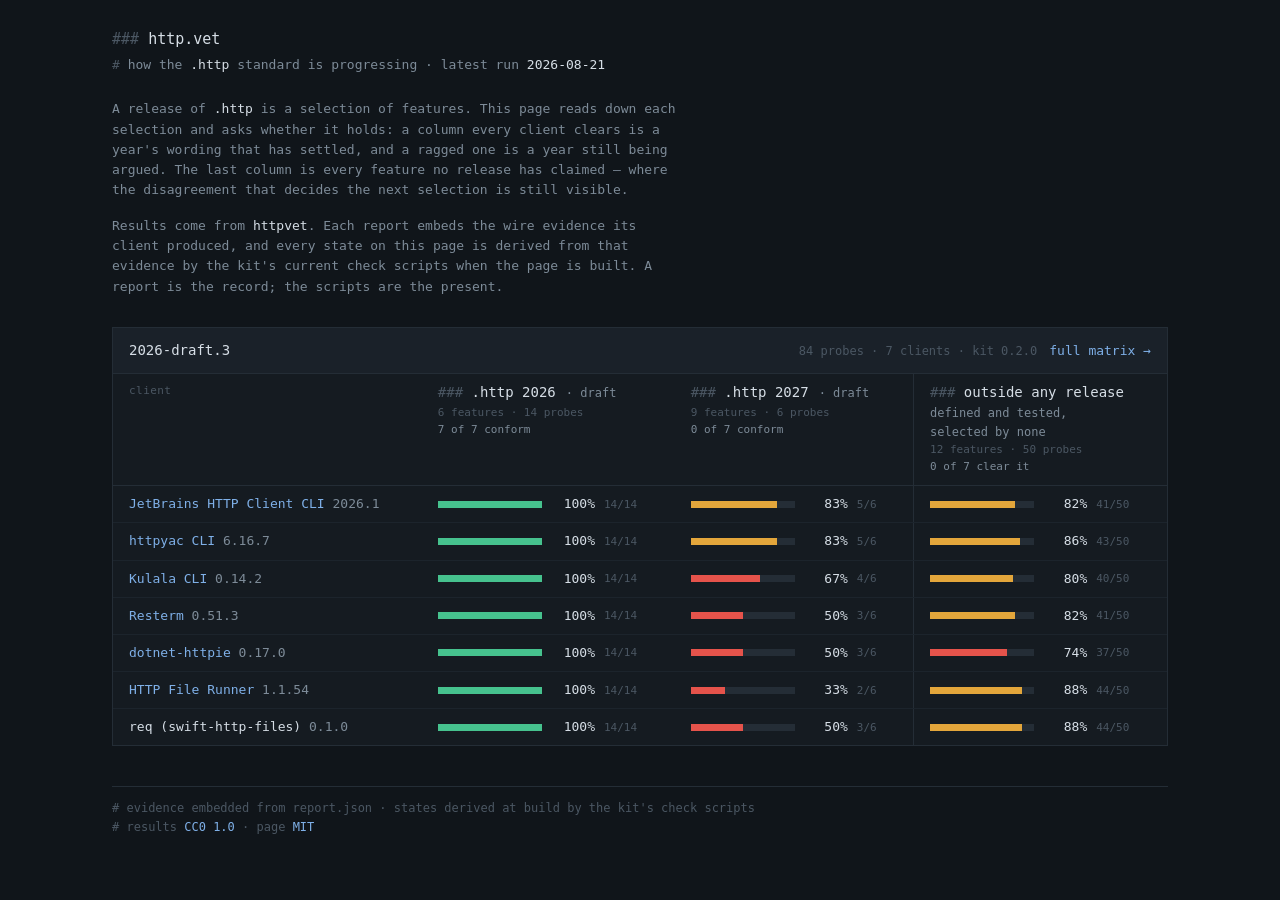
<file: index.html>
<!doctype html>
<html lang="en">
<head>
<meta charset="utf-8">
<meta name="viewport" content="width=device-width, initial-scale=1">
<title>http.vet · .http standardization</title>
<style>
/* The design system. Every page here is the same page at a different width:
   monospace, dark, one accent per verdict, and enough `#` marks in the chrome
   that the page reads as the format it grades. Nothing below describes a
   result — that is evidence.css — and nothing describes one page's layout,
   which each page carries itself. */

:root {
  --bg: #10151a;
  --panel: #151b21;
  --panel-2: #1a2129;
  --line: #242d36;
  --text: #d6dee6;
  --muted: #7d8b98;
  --faint: #4b5763;

  /* the four verdicts — the only colours on any page that mean something */
  --ok: #46c28e;
  --warn: #e3a63b;
  --bad: #e5534b;
  --info: #7fb0e8;

  /* observe groups: one colour per distinct reading. Blues, violets, pinks
     and cyans only — an observed value is not a verdict, so none of these may
     be mistaken for --ok, --warn or --bad. */
  --g0: #7fb0e8; --g1: #b58cf0; --g2: #ef8fc0; --g3: #4fb8dd;
  --g4: #9aa0ee; --g5: #d98fe0; --g6: #86b3c9; --g7: #c2a0cf;

  /* wire spans: the parts of a request a reader picks out of the bytes */
  --t-method: #8cc7ff;
  --t-target: #c9b3ff;
  --t-hname: #7fd4c1;
  --t-body: #e8c77d;

  --mono: ui-monospace, "SF Mono", SFMono-Regular, Menlo, Consolas, monospace;

  /* the body measure; a page whose content is wider raises it */
  --measure: 1180px;
  /* how far a sticky header intrudes. Anything scrolled into view keeps this
     much clear, so a page without a sticky header leaves it alone. */
  --stick: 12px;
}

* { box-sizing: border-box; margin: 0; padding: 0; }
html { background: var(--bg); }
body {
  font-family: var(--mono);
  font-size: 13px;
  line-height: 1.55;
  color: var(--text);
  padding: 28px 32px 64px;
  max-width: var(--measure);
  margin: 0 auto;
}

a { color: var(--info); text-decoration: none; }
a:hover { text-decoration: underline; }

/* the markdown-ish punctuation the chrome is built from: ###, #, ## */
.h { color: var(--faint); }

.mast { margin-bottom: 4px; font-size: 15px; }
/* a masthead link is the title it sits in, not a link in a sentence */
.mast a { color: inherit; text-decoration: none; border-bottom: 1px dotted var(--faint); }
.mast a:hover { color: var(--text); border-bottom-color: var(--muted); }

/* the run this page is of: client, corpus, date. Bold is the identifying
   part, everything else is the sentence around it. */
.meta { color: var(--muted); }
.meta b { color: var(--text); font-weight: 500; }
.meta .cv { color: var(--text); }

.keys { color: var(--faint); font-size: 12px; }
.keys kbd {
  color: var(--muted); font: inherit;
  border: 1px solid var(--line); border-radius: 2px; padding: 0 4px;
}

footer { margin-top: 40px; color: var(--faint); font-size: 12px; }

@media (max-width: 860px) {
  body { padding: 16px 12px 48px; }
}

/* What a result looks like. A state chip, a panel, the bytes inside it and the
   prose beside them are the same objects on every page — only how many of them
   stand side by side changes — so they are described once, here.

   The verdict is carried as a custom property rather than a colour per rule:
   an element tagged .v-bad sets --v, and its chip, its panel border and the
   state word in its head all read that one value. A panel and the chip that
   opened it are the same colour by construction. */

.v-ok   { --v: var(--ok); }
.v-warn { --v: var(--warn); }
.v-bad  { --v: var(--bad); }
.v-info { --v: var(--info); }
.v-mut  { --v: var(--muted); }

/* ── the state chip ─────────────────────────────────────────────────────── */

.cell {
  font: inherit; font-size: 12px;
  color: var(--v, var(--text));
  background: color-mix(in srgb, var(--v) 7%, transparent);
  /* the colour is a second declaration so an untagged chip keeps the box */
  border: 1px solid transparent;
  border-color: color-mix(in srgb, var(--v) 28%, transparent);
  border-radius: 3px; padding: 2px 7px; text-align: left;
  /* a long observed value ellipsizes in its column; the whole of it is in the
     panel the chip opens */
  display: inline-block; max-width: 100%;
  overflow: hidden; text-overflow: ellipsis; white-space: nowrap;
  scroll-margin-top: var(--stick);
}
/* mut is the absence of a verdict — unsupported, untestable, no reading at
   all — so the chip recedes to an outline rather than taking a fill beside
   the states that mean something */
.cell.v-mut { background: none; border-color: var(--line); }
button.cell { cursor: pointer; }
button.cell:hover { border-color: var(--muted); }
button.cell:focus-visible, button.cell.selected {
  outline: 1.5px solid var(--text); outline-offset: 1px;
}

/* ── the panel ──────────────────────────────────────────────────────────── */

.panel {
  position: relative; background: var(--bg);
  border: 1px solid var(--line); border-left: 2px solid var(--v, var(--line));
  padding: 16px 18px 18px;
  scroll-margin-top: var(--stick);
}
/* the caret points back up at the chip that opened the panel */
.caret {
  position: absolute; top: -7px; left: var(--caret, 50%);
  width: 0; height: 0; margin-left: -6px;
  border-left: 6px solid transparent; border-right: 6px solid transparent;
  border-bottom: 6px solid var(--muted);
}
.p-close {
  position: absolute; top: 10px; right: 12px;
  font: inherit; color: var(--faint); background: none; border: 0; cursor: pointer;
}
.p-close:hover { color: var(--text); }
.p-head { font-size: 14px; padding-right: 24px; }
.p-head .at { color: var(--faint); }
.p-head .st { color: var(--v); }
.p-title { color: var(--muted); font-size: 12px; }
.p-state { color: var(--muted); font-size: 12px; margin-top: 8px; }

.dim { color: var(--faint); font-size: 12px; }
/* ── the answer: one line per finding, mark / anchor / comparison ────────── */

.answer { margin: 8px 0 0; }
.arow { display: grid; grid-template-columns: 1em max-content 1fr; gap: 0 10px; align-items: baseline; }
.amark.fail  { color: var(--bad); }
.amark.quirk { color: var(--warn); }
.amark.obs   { color: var(--info); }
.aid { color: var(--text); }
.aval { color: var(--text); white-space: pre-wrap; overflow-wrap: anywhere; }
.aval .arrow { color: var(--faint); }
/* the span that actually differs */
.dx-want { background: color-mix(in srgb, var(--muted) 26%, transparent); border-radius: 2px; }
.dx-got  { background: color-mix(in srgb, var(--bad) 24%, transparent); border-radius: 2px; }
.quirk .dx-got { background: color-mix(in srgb, var(--warn) 24%, transparent); }

/* ── evidence: inline under the answer, nothing hidden behind a click ───── */

.evidence { margin-top: 12px; border-top: 1px solid var(--line); padding-top: 10px; }
.evidence > * + * { margin-top: 14px; }

.a-kind { color: var(--faint); font-size: 11px; margin-left: 8px; }
.prose { color: var(--muted); margin: 2px 0 8px; max-width: 92ch; }
.prose code { color: var(--text); }
.prose .xref {
  font: inherit; background: none; border: 0; padding: 0;
  color: var(--info); border-bottom: 1px dotted var(--info); cursor: pointer;
}
.prose .xref:hover { color: var(--text); border-bottom-color: var(--text); }

/* document beside wire: what the client was handed, what it sent.
   min() lets the last remaining track shrink under its ideal width — a panel
   narrower than 340px scrolls its own pre boxes, never the page */
.cols { display: grid; grid-template-columns: repeat(auto-fit, minmax(min(340px, 100%), 1fr)); gap: 18px; }
.cols > * { min-width: 0; }

.x-label { color: var(--faint); font-size: 11px; margin: 8px 0 3px; }
.x-label:first-child { margin-top: 0; }
.x-label .dir { color: var(--muted); }

pre.wire, pre.doc, pre.out {
  background: var(--panel); border: 1px solid var(--line); border-radius: 3px;
  padding: 8px 10px; line-height: 1.5;
  white-space: pre; font-family: var(--mono); font-size: 12.5px;
  /* a runaway body or log scrolls inside its own box, not the page;
     position anchors offsetTop so the box can scroll itself to a .hl */
  position: relative; max-height: 320px; overflow: auto;
}
pre.out { white-space: pre-wrap; word-break: break-word; color: var(--muted); font-size: 12px; }
pre.wire.rx { color: var(--muted); }
pre.doc.star { color: var(--muted); }
pre .hl { display: block; background: color-mix(in srgb, var(--bad) 16%, transparent); color: var(--text); }
.k-method  { color: var(--t-method); }
.k-target  { color: var(--t-target); }
.k-version { color: var(--muted); }
.k-hname   { color: var(--t-hname); }
.k-body    { color: var(--t-body); }
.ctl { color: var(--faint); }

.notes { color: var(--muted); font-size: 12px; margin-top: 10px; }
.notes li { list-style: none; }
.notes li::before { content: "· "; }

/* ── the release section header ──────────────────────────────────────────
   One release, named the same wherever results are grouped by it: the marker,
   the label, then the status and the note trailing it as one muted clause.
   Vertical rhythm belongs to the page — a row in a table and a heading in a
   flow sit differently — the words and their weights do not. text-align is set
   because the element may be a `th`, which would otherwise centre it. */

.rel-head {
  font-size: 14px; font-weight: 500; color: var(--text); text-align: left;
  scroll-margin-top: var(--stick);
}
.rel-head .h { font-weight: 400; }
.rel-head .rel-status, .rel-head .rel-note {
  color: var(--muted); font-size: 12px; font-weight: 400; margin-left: 10px;
}
.rel-head .rel-status::before, .rel-head .rel-note::before { content: "· "; }

/* ── the score row: a bar carries a verdict, not a temperature ───────────── */

.score { display: flex; align-items: center; gap: 9px; }
.bar { width: 104px; height: 7px; background: var(--line); flex: none; }
.bar i { display: block; height: 100%; background: var(--ok); }
.bar.p-warn i { background: var(--warn); }
.bar.p-bad  i { background: var(--bad); }
.pct { font-variant-numeric: tabular-nums; width: 3.4em; text-align: right; }
.of { color: var(--faint); font-size: 11px; font-variant-numeric: tabular-nums; }
/* nothing graded, so no bar. Named for the row it stands in: a page is free to
   use a bare adjective as its own modifier, the shared layer is not. */
.no-score { color: var(--faint); }

@media (max-width: 860px) {
  /* the anchor takes its own line so the reading keeps the full width */
  .arow { grid-template-columns: 1em minmax(0, 1fr); }
  .arow .aval { grid-column: 2; }
}
@media (prefers-reduced-motion: no-preference) {
  .cell { transition: border-color .12s ease; }
}

/* masthead: what this page is asking, and how current its answer is */

.meta { margin-bottom: 24px; }

/* versions: one block per corpus version, and inside each a column per
   release. What a score looks like is the shared styles' — this file is only
   the arrangement around it. */

.v { border: 1px solid var(--line); background: var(--panel); margin-bottom: 22px; }
.v.latest { border-color: #33414e; }
.vhead {
  display: flex; align-items: baseline; gap: 12px; flex-wrap: wrap;
  padding: 12px 16px; background: var(--panel-2); border-bottom: 1px solid var(--line);
}
.vhead .name { font-size: 14px; color: var(--text); }
.vhead .tag {
  font-size: 11px; color: var(--bg); background: var(--ok);
  padding: 1px 7px; border-radius: 2px; letter-spacing: .04em;
}
.vhead .frozen { font-size: 11px; color: var(--faint); border: 1px solid var(--line); padding: 0 6px; border-radius: 2px; }
.vhead .grow { margin-left: auto; }
.vhead .pin { color: var(--faint); font-size: 12px; }
.empty { padding: 18px 16px; color: var(--muted); }

/* ── one column per release, plus the features no release has claimed ───── */

.tablewrap { overflow-x: auto; }
table { border-collapse: collapse; width: 100%; }
th, td { text-align: left; padding: 8px 16px; white-space: nowrap; vertical-align: top; }
td { border-bottom: 1px solid #1c242c; }
tr:last-child td { border-bottom: 0; }
.cv { color: var(--muted); }
.nover { color: var(--faint); }

thead th { border-bottom: 1px solid var(--line); font-weight: 400; }
/* the head itself is the shared .rel-head; a column is narrower than a section
   band, so the note it trails drops to its own line instead of the label's */
thead th.rel-head { padding-bottom: 10px; }
th.rel-head .rel-note {
  display: block; margin-left: 0; max-width: 21ch; white-space: normal;
}
th.rel-head .rel-note::before { content: none; }
th .b-sub { color: var(--faint); font-size: 11px; display: block; }
th .b-conform { color: var(--muted); font-size: 11px; display: block; }
th.who { color: var(--faint); font-size: 11px; letter-spacing: .04em; }
.col-rest { border-left: 1px solid var(--line); }

/* the table still scrolls inside .tablewrap at any width — this only buys
   back enough room that it usually does not have to */
@media (max-width: 900px) {
  th, td { padding: 8px 10px; }
  .bar { width: 62px; }
  .vhead { gap: 8px; }
  .vhead .grow { margin-left: 0; flex-basis: 100%; }
}

/* The root page's own layout: a masthead, the lede that says what the columns
   mean, and a block per corpus version. What a score looks like is the shared
   styles'; what a version block looks like is that component's. */

/* fewer columns than any other page here, and spreading them apart only makes
   a row harder to read across */
:root { --measure: 1120px; }

.lede { color: var(--muted); margin-bottom: 16px; max-width: 74ch; }
.lede b { color: var(--text); font-weight: 500; }
.lede:last-of-type { margin-bottom: 30px; }

footer { border-top: 1px solid var(--line); padding-top: 12px; }

@media (max-width: 900px) {
  body { padding: 20px 14px 48px; }
}

</style>
</head>
<body>
<header data-c="masthead">
  <div class="mast"><span class="h">### </span>http.vet</div>
  <div class="meta">
    <span class="h"># </span>how the <b>.http</b> standard is progressing
    · latest run <b class="date"></b>
  </div>
</header>


<p class="lede">
  A release of <b>.http</b> is a selection of features. This page reads down
  each selection and asks whether it holds: a column every client clears is a
  year's wording that has settled, and a ragged one is a year still being
  argued. The last column is every feature no release has claimed — where the
  disagreement that decides the next selection is still visible.
</p>
<p class="lede">
  Results come from <b>httpvet</b>. Each report embeds the wire evidence its
  client produced, and every state on this page is derived from that evidence
  by the kit's current check scripts when the page is built. A report is the
  record; the scripts are the present.
</p>

<main data-c="versions"></main>


<footer><span class="h"># </span>evidence embedded from report.json · states derived at build by the kit's check scripts
<br><span class="h"># </span>results <a href="https://creativecommons.org/publicdomain/zero/1.0/">CC0 1.0</a> · page <a href="https://opensource.org/licenses/MIT">MIT</a></footer>

<script>const DATA = {"generated":"2026-08-21","versions":[{"version":"2026-draft.3","kit":"0.2.0","generated":"2026-08-21","probes":84,"buckets":[{"year":"2026","label":".http 2026","status":"draft","features":6,"probes":14,"conform":7},{"year":"2027","label":".http 2027","status":"draft","features":9,"probes":6,"conform":0},{"label":"outside any release","note":"defined and tested, selected by none","features":12,"probes":50,"conform":0}],"clients":[{"id":"ijhttp","name":"JetBrains HTTP Client CLI","docs":"https://www.jetbrains.com/help/idea/exploring-http-syntax.html","version":"2026.1","runDate":"2026-08-21","total":84,"graded":70,"conforming":60,"scores":[{"graded":14,"conforming":14},{"graded":6,"conforming":5},{"graded":50,"conforming":41}]},{"id":"httpyac","name":"httpyac CLI","docs":"https://httpyac.github.io/guide/request.html","version":"6.16.7","runDate":"2026-08-21","total":84,"graded":70,"conforming":62,"scores":[{"graded":14,"conforming":14},{"graded":6,"conforming":5},{"graded":50,"conforming":43}]},{"id":"kulala","name":"Kulala CLI","docs":"https://kulala.app/usage/http-file-format","version":"0.14.2","runDate":"2026-08-21","total":84,"graded":70,"conforming":58,"scores":[{"graded":14,"conforming":14},{"graded":6,"conforming":4},{"graded":50,"conforming":40}]},{"id":"resterm","name":"Resterm","docs":"https://github.com/unkn0wn-root/resterm/blob/main/docs/resterm.md","version":"0.51.3","runDate":"2026-08-21","total":84,"graded":70,"conforming":58,"scores":[{"graded":14,"conforming":14},{"graded":6,"conforming":3},{"graded":50,"conforming":41}]},{"id":"dotnet-httpie","name":"dotnet-httpie","docs":"https://github.com/WeihanLi/dotnet-httpie/blob/dev/docs/articles/http-requests.md","version":"0.17.0","runDate":"2026-08-21","total":84,"graded":70,"conforming":54,"scores":[{"graded":14,"conforming":14},{"graded":6,"conforming":3},{"graded":50,"conforming":37}]},{"id":"httprunner","name":"HTTP File Runner","docs":"https://christianhelle.com/httprunner/guide.html","version":"1.1.54","runDate":"2026-08-21","total":84,"graded":70,"conforming":60,"scores":[{"graded":14,"conforming":14},{"graded":6,"conforming":2},{"graded":50,"conforming":44}]},{"id":"req","name":"req (swift-http-files)","version":"0.1.0","runDate":"2026-08-21","total":84,"graded":70,"conforming":61,"scores":[{"graded":14,"conforming":14},{"graded":6,"conforming":3},{"graded":50,"conforming":44}]}]}]};</script>
<script>
// The directive is the whole page's, not this file's: a page's script is these
// modules concatenated with the page's own, and dom.js is always first.
"use strict";

// The builder every page draws with. Nothing here accepts markup as a string,
// and no page may either: client stdout, wire bytes and observed values are
// arbitrary untrusted input, and the only durable guarantee that they cannot
// become markup is that no code path exists to make them so.
//
// One signature:
//
//     h(tag, spec, kids) -> Element
//
// `spec` is a class-name string, an attribute object, or null. The string form
// is shorthand for {class: …}, not a second signature — almost every element
// on these pages needs only a class, and h("span", "dir", ["tx"]) is the shape
// that keeps a renderer readable at a glance.
//
// Object keys: `class`, `text` (textContent), `data` (an object folded into
// dataset), and anything else set as an attribute. `true` sets a bare
// attribute; null, undefined and false skip the key entirely, so a conditional
// attribute needs no branch at the call site. Children are strings, nodes or
// fragments, and the same three falsy values skip a child — a list of children
// can hold its own conditions.
//
// Global names defined here: h, frag, textNode.

function h(tag, spec, kids) {
  const el = document.createElement(tag);
  if (typeof spec === "string") {
    if (spec) el.className = spec;
  } else if (spec) {
    for (const k of Object.keys(spec)) {
      const v = spec[k];
      if (v === null || v === undefined || v === false) continue;
      if (k === "class") el.className = v;
      else if (k === "text") el.textContent = v;
      else if (k === "data") for (const d of Object.keys(v)) el.dataset[d] = v[d];
      else el.setAttribute(k, v === true ? "" : v);
    }
  }
  for (const kid of kids || [])
    if (kid !== null && kid !== undefined && kid !== false) el.append(kid);
  return el;
}

// A run of nodes with no element around it — what a renderer returns when the
// element it belongs in is the caller's to choose.
function frag(kids) {
  const f = document.createDocumentFragment();
  for (const kid of kids || [])
    if (kid !== null && kid !== undefined && kid !== false) f.append(kid);
  return f;
}

const textNode = s => document.createTextNode(s);

// Fold semantics. The verdict and fold a result wears are decided once, in Go
// (`report.Verdict`, `report.Fold`, set on every Cell by `CellFromEntry`) and
// travel in the data as `cell.verdict` and `cell.fold`. Nothing here decides
// a colour: a page reads what the report says, so a single-client report and
// a cross-client matrix cannot disagree about one. What stays in JavaScript
// is display over those values — the worst-first order a group folds by, the
// colour of a fold, and the one-line wordings.
//
// Every function is pure in its arguments: nothing reads DATA, the DOM, the
// clock or anything else. A probe argument is used for `class` alone, so the
// single-client and cross-client probe shapes both satisfy it.
//
// Global names defined here: FOLD_RANK, verdict, cellFold, foldVerdict,
// worstFold, obsWord, stateLine, shortAnchor, why.

// verdict(class, cell) -> "ok" | "warn" | "bad" | "info" | "mut"
// The colour a result wears, as the report decided it. A null cell is real on
// the matrix — a probe absent from one client's report — and wears "mut".
function verdict(cls, cell) {
  return cell ? cell.verdict : "mut";
}

// Worst-first order over Go's fold values. A group of results folds to the
// first of these any member reaches, so the order is the whole definition of
// "worst" — a display decision, which is why it lives here and not in Go.
const FOLD_RANK = ["deviating", "errored", "unsupported", "quirked", "supported", "observed", "untestable"];

// cellFold(probe, cell) -> one of FOLD_RANK, as the report decided it.
function cellFold(p, cell) {
  return cell.fold;
}

const foldVerdict = f => ({deviating: "bad", errored: "bad", unsupported: "mut",
  quirked: "warn", supported: "ok", observed: "info", untestable: "mut"}[f]);

// worstFold(folds) -> the worst fold present in an array of them, or null.
const worstFold = folds => FOLD_RANK.find(f => folds.includes(f)) || null;

// An empty observed value is a result, not missing data — say so.
const obsWord = o => o.value === "" ? "(empty)" : o.value;

// stateLine(probe, cell) -> string
// What the kit decided, in its own vocabulary, compressed to the facts that
// decided it. Empty when the findings shown above it already say it.
function stateLine(p, cell) {
  const st = cell.state, reason = cell.reason || "";
  const conn = cell.exchanges.length ? cell.exchanges.length + " exchange" + (cell.exchanges.length > 1 ? "s" : "")
                                     : "no connection";
  if (cell.timedOut) return "timed out · process tree killed · " + conn;
  if (st === "rejected") {
    const pat = (reason.match(/matched reject pattern (\/.*\/)/) || [])[1];
    return (pat ? "matched " + pat : "classified as refusal") + " · exit " + cell.exit + " · " + conn;
  }
  if (st === "errored") {
    const bits = ["exit " + cell.exit, conn];
    if (!cell.stdout && !cell.stderr) bits.push("no output");
    if (reason.includes("no reject pattern matched")) bits.push("no reject pattern matched");
    else if (reason.startsWith("check script error")) bits.push("check script error: " + reason.slice(19));
    else if (reason.includes("authoring error")) bits.push(reason.replace(/^authoring error: /, "authoring: "));
    else if (reason.startsWith("require gate")) bits.push(reason.replace(/^require gate: /, "require: "));
    return bits.join(" · ");
  }
  if (st === "unsupported") return reason.replace(/^support gate: /, "gate: ");
  if (st === "deviating" && reason.startsWith("require gate"))
    return reason.replace(/^require gate: /, "require: ") + " · " + conn;
  if (st === "supported" && p.class === "reject") return "executed it · exit " + cell.exit + " · " + conn;
  if (st === "observed") {
    const anchors = [...new Set(cell.observations.map(o => o.spec))];
    if (anchors.length === 1) return anchors[0] + " = " + cell.observations.map(obsWord).join(" · ");
    return cell.observations.map(o => o.spec + " = " + obsWord(o)).join(" · ");
  }
  return "";
}

// Under a feature heading the feature is fixed, so its prefix is noise.
const shortAnchor = (a, feat) => a.startsWith(feat + "#") ? a.slice(feat.length) : a;

// why(probe, cell, feature) -> string
// A one-line reason beside a probe in a list: only what separates this probe
// from the ones above and below it. Failed anchors when there are any, then
// the readings, then the state line.
function why(p, cell, feat) {
  const failed = [...new Set(cell.checks.filter(c => !c.pass).map(c => shortAnchor(c.spec, feat)))];
  if (failed.length) return failed.join(" ");
  if (cell.state === "observed" && cell.observations && cell.observations.length)
    return cell.observations.map(obsWord).join(" · ");
  return stateLine(p, cell);
}

// Evidence renderers: the six sections a panel is assembled from, and the
// primitives they draw with. A panel opens to answer one question — why is
// this result that colour — so a section exists to carry one kind of proof,
// and a page appends the ones that bear on the result it is explaining.
//
// ── one signature ────────────────────────────────────────────────────────
//
//     section*(probe, cell, client) -> Element
//
// probe   the corpus entry: {id, class, spec[]}
// cell    the outcome being explained, or null where the panel explains a
//         probe rather than a result
// client  the lane that produced it: {id, driver?, …}
//
// Not every section reads all three — sectionWire reads the cell alone,
// sectionPatterns the client's manifest alone — but a panel appends sections
// as a list, and a caller that must remember which one takes what will
// eventually hand one the wrong thing. Each section therefore declares the
// whole triple, so the contract is visible where the function is, not only
// where it is called.
//
// The per-page difference stays in the arguments: a single-client page holds
// one cell per probe and one client for the whole page, a cross-client page
// holds a cell and a client per lane. Both resolve their own and pass them.
//
// ── what is read from DATA ───────────────────────────────────────────────
//
//   DATA.docs   {probeId: ProbeDoc}  what a probe *is* — document, support
//               files, fixtures, check source. Absent when the page was rendered without one.
//   DATA.spec   {features, statements, order}  the normative prose an anchor
//               cites. Absent when the page was rendered without it.
//
// Nothing else. Everything about a lane arrives as the `client` argument, so
// no page needs a global for its own client and no shared function needs to
// know how many lanes a page has.
//
// Global names defined here: bind, hasCorpus, probeDoc, hasSpec,
// specStatement, specFeature, specOrder, wireText, inlineProse, proseBlocks,
// prose, rejectRegex, rejectPatternList, diffMark, diffText, failRow, obsRow,
// pct, grade, score, releaseHead, panelShell, panelPlaced, setHash, heldLine,
// sectionDoc, sectionWire, sectionExchange, sectionOutput, sectionPatterns,
// sectionSpec, sectionCheck, evidenceSections.

// The page-supplied bindings. A shared renderer never queries the page's DOM
// or calls into its state directly; where it needs to, the page says how.
//
//   close()      dismiss the open panel — the ✕ in every panel head calls it
//   xref(label)  a jump function when `label` names a place on this page,
//                null when it does not. A spec cross-reference becomes a
//                button only where there is somewhere to go, and what counts
//                as somewhere differs: a feature is a section on one page and
//                a row on another.
//   filter(state) narrow the page to one state, or to none with null. Owned
//                by whichever component filters the page; called by one that
//                must land somewhere the filter has hidden.
//
// The hooks are also how one component on a page reaches another: the
// component that owns a behaviour binds it, the one that needs it calls
// HOOKS. Nothing else crosses a component's edge.
const HOOKS = {close: () => {}, xref: () => null, filter: () => {}};

function bind(hooks) { Object.assign(HOOKS, hooks); }

const hasCorpus = () => !!DATA.docs;
const probeDoc = id => (DATA.docs && DATA.docs[id]) || null;
const hasSpec = () => !!DATA.spec;
const specStatement = anchor => (DATA.spec && DATA.spec.statements && DATA.spec.statements[anchor]) || null;
const specFeature = id => (DATA.spec && DATA.spec.features && DATA.spec.features[id]) || null;
const specOrder = () => (DATA.spec && DATA.spec.order) || [];

// ── primitives ───────────────────────────────────────────────────────────

// control bytes render visibly but dim — line endings are test material
function wireText(text) {
  const out = document.createDocumentFragment();
  let plain = "";
  const flush = () => { if (plain) { out.append(plain); plain = ""; } };
  for (const ch of text) {
    if (ch === "\r") { flush(); out.append(h("span", "ctl", ["␍"])); }
    else if (ch === "\n") { flush(); out.append(h("span", "ctl", ["␊"])); out.append("\n"); }
    else if (ch === "﻿") { flush(); out.append(h("span", "ctl", ["<BOM>"])); }
    else if (ch === "�") { flush(); out.append(h("span", "ctl", ["<?>"])); }
    else if (ch < " " && ch !== "\t") {
      flush();
      out.append(h("span", "ctl", ["\\x" + ch.charCodeAt(0).toString(16).padStart(2, "0")]));
    } else plain += ch;
  }
  flush();
  return out;
}

// Spec prose: `code` spans and [feature-id] cross-references are the only
// markup that carries meaning.
function inlineProse(text) {
  const out = document.createDocumentFragment();
  const re = /`([^`]+)`|\[([^\]\[]+)\]/g;
  let last = 0, m;
  while ((m = re.exec(text))) {
    if (m.index > last) out.append(text.slice(last, m.index));
    const code = m[1], label = m[2], whole = m[0];
    const jump = code === undefined ? HOOKS.xref(label) : null;
    if (code !== undefined) out.append(h("code", "", [code]));
    else if (jump) {
      const btn = h("button", {class: "xref", type: "button"}, [label]);
      btn.addEventListener("click", jump);
      out.append(btn);
    } else out.append(whole);
    last = re.lastIndex;
  }
  out.append(text.slice(last));
  return out;
}

// Blank lines separate blocks, except inside a ``` fence: an example document
// carries its own blank line (the one before a body) and must survive whole.
function proseBlocks(text) {
  const out = [];
  let cur = [], fence = false;
  const flush = () => { if (cur.length) out.push({fence: fence, text: cur.join("\n")}); cur = []; };
  for (const line of String(text || "").split("\n")) {
    const rule = line.trimStart().startsWith("```");
    if (rule) {
      if (fence) { cur.push(line); flush(); fence = false; }   // closed
      else { flush(); fence = true; cur.push(line); }          // opened
      continue;
    }
    if (!fence && !line.trim()) { flush(); continue; }
    cur.push(line);
  }
  flush(); // an unterminated fence still renders as the example it is
  return out;
}

function prose(text) {
  const out = document.createDocumentFragment();
  for (const block of proseBlocks(text)) {
    if (!block.text.trim()) continue;
    if (block.fence) {
      out.append(h("pre", "doc", [block.text.replace(/^```[A-Za-z0-9]*\n?/, "").replace(/\n?```\s*$/, "")]));
    } else {
      out.append(h("p", "prose", [inlineProse(block.text)]));
    }
  }
  return out;
}

// The patterns a lane classifies a refusal by. Two places on a page show
// them — the manifest a report page prints, and the panel of a probe that
// errored because none of them matched — so what it means for a lane to carry
// none is worded once.
function rejectPatternList(driver) {
  if (!driver) return frag([h("p", "dim", ["rendered without the driver manifest"])]);
  const pats = driver.rejectPatterns || [];
  if (!pats.length) return frag([h("p", "dim", ["none — this lane can never classify a refusal"])]);
  return frag(pats.map(pat => h("p", "dim", ["/" + pat + "/"])));
}

// The driver classifies a refusal by matching client output against a
// manifest pattern; that line is the whole verdict.
function rejectRegex(reason) {
  const m = (reason || "").match(/matched reject pattern \/([\s\S]*)\/ \(exit/);
  if (!m) return null;
  let src = m[1], flags = "";
  if (src.startsWith("(?i)")) { src = src.slice(4); flags = "i"; } // Go inline flag → JS flag
  try { return new RegExp(src, flags); } catch (e) { return null; }
}

// Two long byte strings usually differ in one place. Tint that span so the
// delta is visible without reading both.
function diffMark(a, b) {
  let p = 0;
  while (p < a.length && p < b.length && a[p] === b[p]) p++;
  let s = 0;
  while (s < a.length - p && s < b.length - p && a[a.length - 1 - s] === b[b.length - 1 - s]) s++;
  return p + s > 0 ? {p, s} : null; // nothing in common: tinting all of it says nothing
}

function diffText(text, mark, cls) {
  if (!mark) return textNode(text);
  const out = document.createDocumentFragment();
  const mid = text.slice(mark.p, text.length - mark.s);
  if (mark.p) out.append(text.slice(0, mark.p));
  if (mid) out.append(h("span", cls, [mid])); // a pure deletion shows as the other side's tint
  if (mark.s) out.append(text.slice(text.length - mark.s));
  return out;
}

// One failed assertion, as the comparison it made. `expected X, got Y` and
// `X does not contain Y` are the shapes the t API produces.
function failRow(c) {
  const cls = c.tier === "refinement" ? "quirk" : "fail";
  const val = h("span", "aval", []);
  const msg = c.msg || "";
  const once = (t, sep) => { const q = t.split(sep); return q.length === 2 ? q : null; };
  let m;
  if (msg.startsWith("expected ") && (m = once(msg.slice(9), ", got "))) {
    const mark = diffMark(m[0], m[1]);
    val.append(diffText(m[0], mark, "dx-want"), h("span", "arrow", [" → "]), diffText(m[1], mark, "dx-got"));
  } else if ((m = once(msg, " does not contain "))) {
    val.append(m[1], h("span", "arrow", [" ∉ "]), m[0]);
  } else if (msg === "condition is false (False)") {
    val.append(h("span", "dim", ["t.true(…) false — see check"]));
  } else {
    val.append(msg);
  }
  return h("p", "arow", [h("span", "amark " + cls, [cls === "fail" ? "✗" : "~"]),
    h("span", "aid", [c.spec]), val]);
}

// One observation, as the reading it is. An observe probe's readings are its
// whole result, so they sit where a behavioral probe's findings would.
const obsRow = o => h("p", "arow", [h("span", "amark obs", ["="]),
  h("span", "aid", [o.spec]), h("span", "aval", [obsWord(o)])]);

// ── the score bar ────────────────────────────────────────────────────────

// score(conforming, graded) -> Element
// A standing as one figure. The bar carries a verdict, not a temperature:
// anything short of the whole selection is a client that does not conform to
// that release, so the colour steps rather than gradates.
const pct = (n, d) => (d > 0 ? Math.round((n / d) * 100) : 0);
const grade = p => (p === 100 ? "" : p >= 80 ? " p-warn" : " p-bad");

function score(conforming, graded) {
  if (!graded) return h("span", "no-score", ["—"]);
  const p = pct(conforming, graded);
  return h("div", "score", [
    h("span", "bar" + grade(p), [h("i", {style: "width:" + p + "%"}, [])]),
    h("span", "pct", [p + "%"]),
    h("span", "of", [conforming + "/" + graded]),
  ]);
}

// ── the release section header ───────────────────────────────────────────

// releaseHead(into, group) -> into
// What a release section says: the `###` marker, the release's label, the
// status its manifest carries, and the note that says what the section
// collects. `group` is one `ReleaseGroup` — {label, status?, note?} — so the
// words a section is named by are the ones the grouping produced, never a
// page's own spelling of them.
//
// The page owns the element: a table page passes the `th` that spans its grid,
// a flow page passes its heading, and both get the same head inside it. It is
// filled, not replaced, so a page may append whatever else its layout puts on
// that line.
function releaseHead(into, group) {
  into.classList.add("rel-head");
  into.append(h("span", "h", ["### "]), group.label || "");
  if (group.status) into.append(h("span", "rel-status", [group.status]));
  if (group.note) into.append(h("span", "rel-note", [group.note]));
  return into;
}

// ── the panel: its frame, its placement, its address ─────────────────────

// panelShell(verdict, headParts) -> Element
// The frame every panel wears: the caret back up at what opened it, the
// dismiss button, and the `###` head the page fills with its own title parts.
function panelShell(v, headParts) {
  const panel = h("div", "panel v-" + v, [h("div", "caret", [])]);
  const close = h("button", {class: "p-close", type: "button", title: "close (esc)"}, ["✕"]);
  close.addEventListener("click", () => HOOKS.close());
  panel.append(close);
  panel.append(h("p", "p-head", [h("span", "h", ["### "])].concat(headParts)));
  return panel;
}

// What a panel needs once it is in the document: a capped output box scrolls
// itself to the line that decided the state, and the caret points back at
// whatever opened it. Both read layout, so neither can run before the mount.
function panelPlaced(panel, anchor) {
  for (const pre of panel.querySelectorAll("pre")) {
    const hit = pre.querySelector(".hl");
    if (hit) pre.scrollTop = Math.max(0, hit.offsetTop - pre.clientHeight / 3);
  }
  if (!anchor) return;
  const br = anchor.getBoundingClientRect(), pr = panel.getBoundingClientRect();
  panel.style.setProperty("--caret", (br.left - pr.left + br.width / 2) + "px");
}

// The open panel is what a page's fragment addresses. file:// pages reject
// history.replaceState in some engines — a deep link is a convenience, never
// a precondition for the panel working.
function setHash(fragment) {
  try {
    history.replaceState(null, "", fragment ? "#" + fragment : location.pathname + location.search);
  } catch (e) { /* no addressable URL here; the panel is unaffected */ }
}

// The assertions that held, named rather than spelled out: a panel explains a
// result, and what passed is the context for what did not. Null when none did.
function heldLine(cell) {
  const held = cell.checks.filter(c => c.pass);
  if (!held.length) return null;
  return h("p", "p-state dim", [held.length + " assertion" + (held.length > 1 ? "s" : "") +
    " held: " + [...new Set(held.map(c => c.spec))].join(" · ")]);
}

// ── evidence sections ────────────────────────────────────────────────────

// What the client was handed: the document, and any support file placed
// beside it. Where UTF-8 lost bytes the hexdump is the only place they exist.
function sectionDoc(p, cell, client) {
  const d = probeDoc(p.id);
  const wrap = h("div", "", []);
  if (!d) {
    // a corpus was rendered but says nothing about this probe — a different
    // corpus, not a missing flag
    wrap.append(h("p", "dim", [hasCorpus() ? "not in the corpus rendered with this report"
      : "rendered without a corpus"]));
    return wrap;
  }
  wrap.append(h("p", "x-label", [h("span", "dir", [d.document]), " · " + d.source.bytes + " B"]));
  const pre = h("pre", "doc", []);
  pre.append(wireText(d.source.text));
  wrap.append(pre);
  if (d.source.lossy) wrap.append(h("pre", "doc", [d.source.hex]));
  for (const f of d.files || []) {
    wrap.append(h("p", "x-label", [h("span", "dir", [f.path])]));
    const fp = h("pre", "doc", []);
    fp.append(wireText(f.bytes.text));
    wrap.append(fp);
    if (f.bytes.lossy) wrap.append(h("pre", "doc", [f.bytes.hex]));
  }
  return wrap;
}

// What it put on the wire, exchange by exchange, with the request spans the
// framer identified tinted.
function sectionWire(p, cell, client) {
  const wrap = h("div", "", []);
  if (!cell.exchanges.length) {
    wrap.append(h("p", "x-label", [h("span", "dir", ["tx"])]), h("p", "dim", ["nothing sent"]));
    return wrap;
  }
  cell.exchanges.forEach((x, i) => {
    wrap.append(h("p", "x-label", [h("span", "dir", ["tx " + i]), " · conn " + x.conn]));
    const tx = h("pre", "wire", []);
    for (const seg of x.tx) {
      if (seg.k) { const s = h("span", "k-" + seg.k, []); s.append(wireText(seg.t)); tx.append(s); }
      else tx.append(wireText(seg.t));
    }
    wrap.append(tx);
    if (x.rx) {
      wrap.append(h("p", "x-label", [h("span", "dir", ["rx " + i])]));
      const rx = h("pre", "wire rx", []);
      rx.append(wireText(x.rx));
      wrap.append(rx);
    }
  });
  return wrap;
}

// Handed beside sent — the comparison every graded state is made of.
const sectionExchange = (p, cell, client) =>
  h("div", "cols", [sectionDoc(p, cell, client), sectionWire(p, cell, client)]);

// What the client said about it. The line that matched the manifest's reject
// pattern is the whole verdict on a refusal, so it is marked.
function sectionOutput(p, cell, client) {
  const wrap = h("div", "", []);
  const re = rejectRegex(cell.reason);
  for (const [name, text] of [["stdout", cell.stdout], ["stderr", cell.stderr]]) {
    if (!text) continue;
    wrap.append(h("p", "x-label", [h("span", "dir", [name])]));
    const pre = h("pre", "out", []);
    for (const line of text.split("\n")) {
      if (re && re.test(line)) pre.append(h("span", "hl", [line + "\n"]));
      else pre.append(line + "\n");
    }
    wrap.append(pre);
  }
  return wrap;
}

// An errored result whose reason says no reject pattern matched is the
// manifest calibration signal — show the patterns that all missed, right here.
function sectionPatterns(p, cell, client) {
  const wrap = h("div", "", []);
  wrap.append(h("p", "x-label", [h("span", "dir", ["reject_patterns"]), " · none matched"]));
  wrap.append(rejectPatternList(client && client.driver));
  return wrap;
}

// The statements the wire was read against. An anchor the spec does not
// define is drift, and says so rather than rendering as bare text.
function sectionSpec(p, cell, client) {
  const wrap = h("div", "", []);
  for (const anchor of p.spec || []) {
    const st = specStatement(anchor);
    const head = h("p", "", [h("span", "aid", [anchor])]);
    if (st && st.kind) head.append(h("span", "a-kind", ["[" + st.kind + "]"]));
    else if (hasSpec() && p.class === "observe") head.append(h("span", "a-kind", ["[proposed]"]));
    wrap.append(head);
    if (st) wrap.append(prose(st.text));
    else wrap.append(h("p", "dim", [!hasSpec() ? "rendered without the spec"
      : p.class === "observe" ? "proposed anchor; the spec defines no statement here"
      : "no statement with this anchor in the spec"]));
  }
  return wrap;
}

// How the wire was graded, and what the responder served while it was.
function sectionCheck(p, cell, client) {
  const d = probeDoc(p.id);
  const wrap = h("div", "", []);
  if (!d) return wrap;
  wrap.append(h("p", "x-label", [h("span", "dir", ["check.star"])]));
  wrap.append(h("pre", "doc star", [d.check]));
  if (d.responder === "script") {
    wrap.append(h("p", "x-label", [h("span", "dir", ["respond.star"])]));
    wrap.append(h("pre", "doc star", [d.respond || ""]));
  }
  for (const f of d.fixtures || []) {
    const flags = [f.close ? "close" : null, f.halfClose ? "half-close" : null,
      f.delayMs ? f.delayMs + "ms" : null].filter(Boolean).join(" · ");
    wrap.append(h("p", "x-label", [h("span", "dir", [f.file]), flags ? " · " + flags : ""]));
    const pre = h("pre", "wire rx", []);
    pre.append(wireText(f.bytes.text));
    wrap.append(pre);
    // a fixture may carry any octet; where UTF-8 lost them the hexdump is the
    // only place the served bytes exist
    if (f.bytes.lossy) wrap.append(h("pre", "doc", [f.bytes.hex]));
  }
  if (d.notes) wrap.append(prose(d.notes));
  return wrap;
}

// evidenceSections(probe, cell, client) -> Element
// The evidence block a result's panel stands on, most causal first: client
// output when the process outcome decided the state (or nothing reached the
// wire), the reject patterns that all missed when the reason asks for their
// calibration, then handed-vs-sent, then whatever the framer noted. A page
// appends the sections it has room for to what comes back.
function evidenceSections(p, cell, client) {
  const ev = h("div", "evidence", []);
  const outputDecided = cell.timedOut || cell.state === "errored" || cell.state === "rejected"
    || !cell.exchanges.length;
  if (outputDecided && (cell.stdout || cell.stderr)) ev.append(sectionOutput(p, cell, client));
  if ((cell.reason || "").includes("no reject pattern matched")) ev.append(sectionPatterns(p, cell, client));
  ev.append(sectionExchange(p, cell, client));
  if (cell.notes && cell.notes.length)
    ev.append(h("ul", "notes", cell.notes.map(n => h("li", "", [n]))));
  return ev;
}

// Selection: one open panel, spliced under the row that owns it. The report
// page and the site's matrix both list results and open one at a time, and
// the machinery is the same on both — which row is open, how it closes, how
// the arrows walk the list, how a `#key` fragment opens a row on load, and
// the scroll that keeps the owning row in view. A page registers its rows
// and supplies the panel each would open; everything else is here.
//
// A row is a button. It may be hidden by whoever filters the page (the
// `hidden` attribute is the contract — the walk skips hidden rows, and a
// filter that hides the open row is expected to close it). The panel is
// placed directly after the button inside a `div.detail` host; the page owns
// that host's styling — how much air it takes in a flow of rows, how it spans
// when the rows are table rows — so `.detail` has no rule here, and a page
// that draws rows declares one (the kit's `results` component does).
//
//     selection.register(btn, key, buildPanel)  a row: its button, its hash key, () => panel element
//     selection.open(btn)                        open that row's panel (closing any other)
//     selection.close(restoreFocus)              close the open panel, if any
//     selection.current()                        {key, btn} | null
//
// Global names defined here: selection.
const selection = (() => {
  const rows = []; // {btn, key, build} in registration order — document order on every page so far
  let open = null; // {key, btn, host}

  function current() {
    return open ? {key: open.key, btn: open.btn} : null;
  }

  function close(restoreFocus) {
    if (!open) return;
    open.host.remove();
    open.btn.classList.remove("selected");
    open.btn.setAttribute("aria-expanded", "false");
    const btn = open.btn;
    open = null;
    setHash("");
    if (restoreFocus) btn.focus();
  }

  function show(btn) {
    const row = rows.find(r => r.btn === btn);
    if (!row) return;
    close(false);
    const panel = row.build();
    const host = h("div", "detail", [panel]);
    btn.after(host);
    btn.classList.add("selected");
    btn.setAttribute("aria-expanded", "true");
    btn.focus(); // WebKit leaves focus on BODY after a button click; the arrows read activeElement
    open = {key: row.key, btn: btn, host: host};
    // the caret points at the chip when the row carries one, else at the row
    panelPlaced(panel, btn.querySelector(".cell") || btn);
    setHash(row.key);
    // keep the row that owns the panel visible: the point of opening in place
    // is that you can still see which row you clicked
    const br = btn.getBoundingClientRect();
    if (br.top < 8 || host.getBoundingClientRect().top > window.innerHeight - 140)
      btn.scrollIntoView({block: "start"});
  }

  function register(btn, key, build) {
    rows.push({btn: btn, key: key, build: build});
    // clicking the open row closes it
    btn.addEventListener("click", () => (open && open.btn === btn ? close(false) : show(btn)));
  }

  // ── keyboard: the page is a list, so arrows walk it ────────────────────

  function walk(dir) {
    const btn = document.activeElement;
    const visible = rows.filter(r => !r.btn.hidden);
    const i = visible.findIndex(r => r.btn === btn);
    if (i < 0) return false;
    const next = visible[i + dir];
    if (!next) return true;
    next.btn.focus();
    next.btn.scrollIntoView({block: "nearest"});
    if (open) show(next.btn); // a walk with the panel open keeps it in step
    return true;
  }

  document.addEventListener("keydown", e => {
    if (e.key === "Escape") { close(true); return; }
    if (e.metaKey || e.ctrlKey || e.altKey) return;
    if (e.key === "ArrowDown" && walk(1)) e.preventDefault();
    else if (e.key === "ArrowUp" && walk(-1)) e.preventDefault();
  });

  // deep link: #<key> opens that row once every component has registered its rows
  document.addEventListener("DOMContentLoaded", () => {
    let key = location.hash.slice(1);
    // a hand-edited or truncated escape is not a reason to throw; keys are
    // plain ASCII, so the raw fragment still matches one
    try { key = decodeURIComponent(key); } catch (e) { /* keep it raw */ }
    if (!key) return;
    const row = rows.find(r => r.key === key);
    if (!row) return;
    // a reload after a fragment navigation would restore the entry's saved
    // scroll position after this runs and take the row back out of view; the
    // fragment names where the reader is going, so that scroll is ours
    history.scrollRestoration = "manual";
    show(row.btn);
    row.btn.scrollIntoView({block: "center"});
  });

  return {register: register, open: show, close: close, current: current};
})();

// masthead: the newest run on the site. Like every date on every page here it
// comes from the reports, never the clock — a site with no submissions at all
// has no run to name, and says so rather than showing today.
(() => {
  const root = document.querySelector('[data-c="masthead"]');
  root.querySelector(".date").textContent = DATA.generated || "—";
})();

// versions: a row per client against a column per release. Nothing here
// opens, filters or folds — the whole page is visible at once, and a reader
// who wants a probe follows the link to the matrix.
(() => {
  const root = document.querySelector('[data-c="versions"]');

  // the bar itself is the shared layer's; the column it stands in is this page's
  const scoreCell = (s, rest) =>
    h("td", rest ? "col-rest" : "", [score(s ? s.conforming : 0, s ? s.graded : 0)]);

  function clientRow(c, buckets) {
    const name = c.name || c.id;
    const label = c.docs
      ? h("a", {href: c.docs, text: name, rel: "noopener", target: "_blank"})
      : textNode(name);
    const cells = [h("td", null, [label, c.version
      ? h("span", {class: "cv", text: "  " + c.version})
      : h("span", {class: "nover", text: "  —"})])];
    buckets.forEach((b, i) => cells.push(scoreCell(c.scores && c.scores[i], !b.year)));
    return h("tr", null, cells);
  }

  // A column is a release section stood on its side, so its head is the shared
  // one — the same words, in the same order, as the section it links to. What
  // this page adds under it is the column's own arithmetic.
  function bucketHead(b, lanes) {
    const th = releaseHead(h("th", b.year ? "" : "col-rest", []), b);
    th.append(h("span", {class: "b-sub",
      text: b.features + (b.features === 1 ? " feature · " : " features · ") + b.probes + " probes"}));
    if (b.probes) {
      th.append(h("span", {class: "b-conform",
        text: b.conform + " of " + lanes + (b.year ? " conform" : " clear it")}));
    }
    return th;
  }

  function versionBlock(v) {
    const clients = v.clients || [];
    const buckets = v.buckets || [];

    const head = h("div", "vhead", [
      h("a", {class: "name", href: "matrix/", text: v.version || "corpus"}),
      h("span", {class: "grow pin", text:
        v.probes + " probes · " + clients.length + " clients · kit " + v.kit}),
      h("a", {href: "matrix/", text: "full matrix →"}),
    ]);

    let body;
    if (!clients.length) {
      body = h("div", {class: "empty", text: "no reports submitted yet"});
    } else {
      body = h("div", "tablewrap", [h("table", null, [
        h("thead", null, [h("tr", null,
          [h("th", {class: "who", text: "client"})].concat(
            buckets.map(b => bucketHead(b, clients.length))))]),
        h("tbody", null, clients.map(c => clientRow(c, buckets))),
      ])]);
    }
    return h("section", "v", [head, body]);
  }

  for (const v of DATA.versions || []) root.append(versionBlock(v));
})();

</script>
</body>
</html>
</file>
